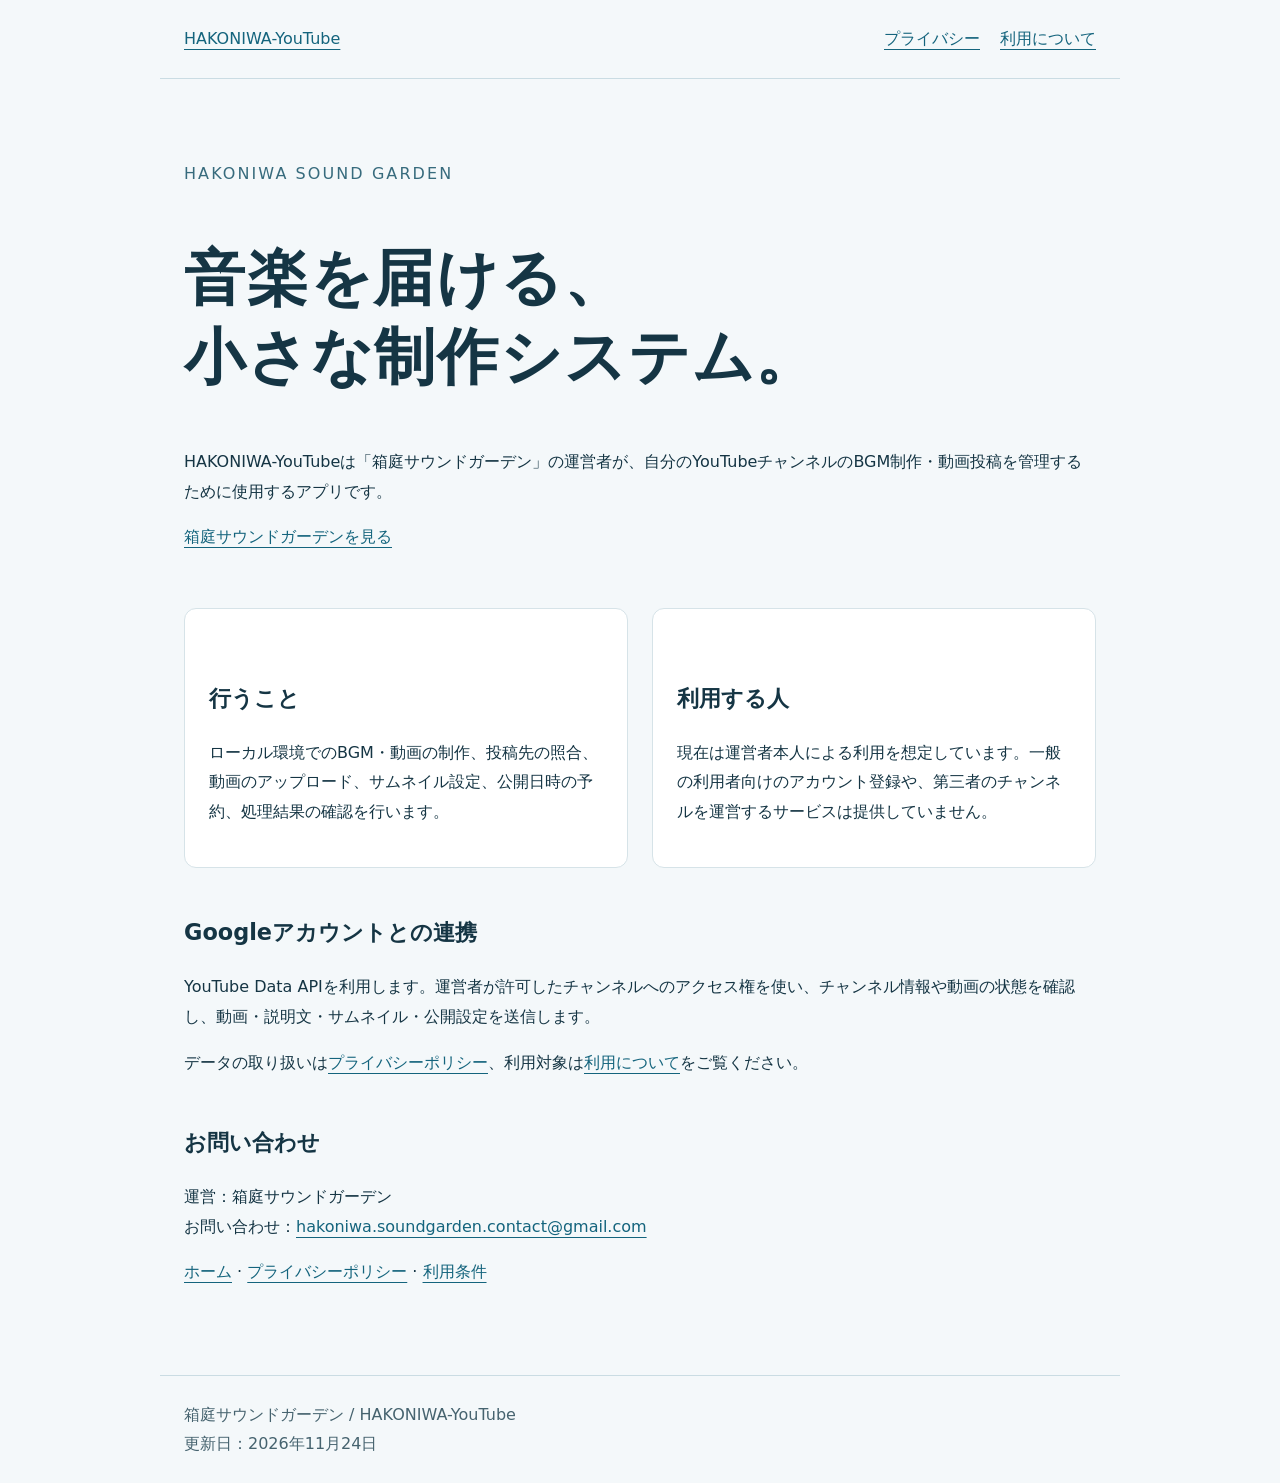
<file: index.html>
<!doctype html><html lang="ja"><head><meta charset="utf-8"><meta name="viewport" content="width=device-width,initial-scale=1"><title>アプリのご案内 | HAKONIWA-YouTube</title><link rel="stylesheet" href="style.css"></head><body><header><a href="index.html">HAKONIWA-YouTube</a><nav aria-label="案内"><a href="privacy.html">プライバシー</a><a href="terms.html">利用について</a></nav></header><main><section class="hero"><p class="eyebrow">HAKONIWA SOUND GARDEN</p><h1>音楽を届ける、<br>小さな制作システム。</h1><p>HAKONIWA-YouTubeは「箱庭サウンドガーデン」の運営者が、自分のYouTubeチャンネルのBGM制作・動画投稿を管理するために使用するアプリです。</p><p><a href="https://www.youtube.com/channel/UCVjjhy8LWwMaH80nVghnZkA">箱庭サウンドガーデンを見る</a></p></section><div class="grid"><section class="panel"><h2>行うこと</h2><p>ローカル環境でのBGM・動画の制作、投稿先の照合、動画のアップロード、サムネイル設定、公開日時の予約、処理結果の確認を行います。</p></section><section class="panel"><h2>利用する人</h2><p>現在は運営者本人による利用を想定しています。一般の利用者向けのアカウント登録や、第三者のチャンネルを運営するサービスは提供していません。</p></section></div><h2>Googleアカウントとの連携</h2><p>YouTube Data APIを利用します。運営者が許可したチャンネルへのアクセス権を使い、チャンネル情報や動画の状態を確認し、動画・説明文・サムネイル・公開設定を送信します。</p><p>データの取り扱いは<a href="privacy.html">プライバシーポリシー</a>、利用対象は<a href="terms.html">利用について</a>をご覧ください。</p><h2>お問い合わせ</h2><p>運営：箱庭サウンドガーデン<br>お問い合わせ：<a href="mailto:hakoniwa.soundgarden.contact@gmail.com">hakoniwa.soundgarden.contact@gmail.com</a></p><p><a href="index.html">ホーム</a> · <a href="privacy.html">プライバシーポリシー</a> · <a href="terms.html">利用条件</a></p></main><footer>箱庭サウンドガーデン / HAKONIWA-YouTube<br>更新日：2026年11月24日</footer></body></html>
</file>
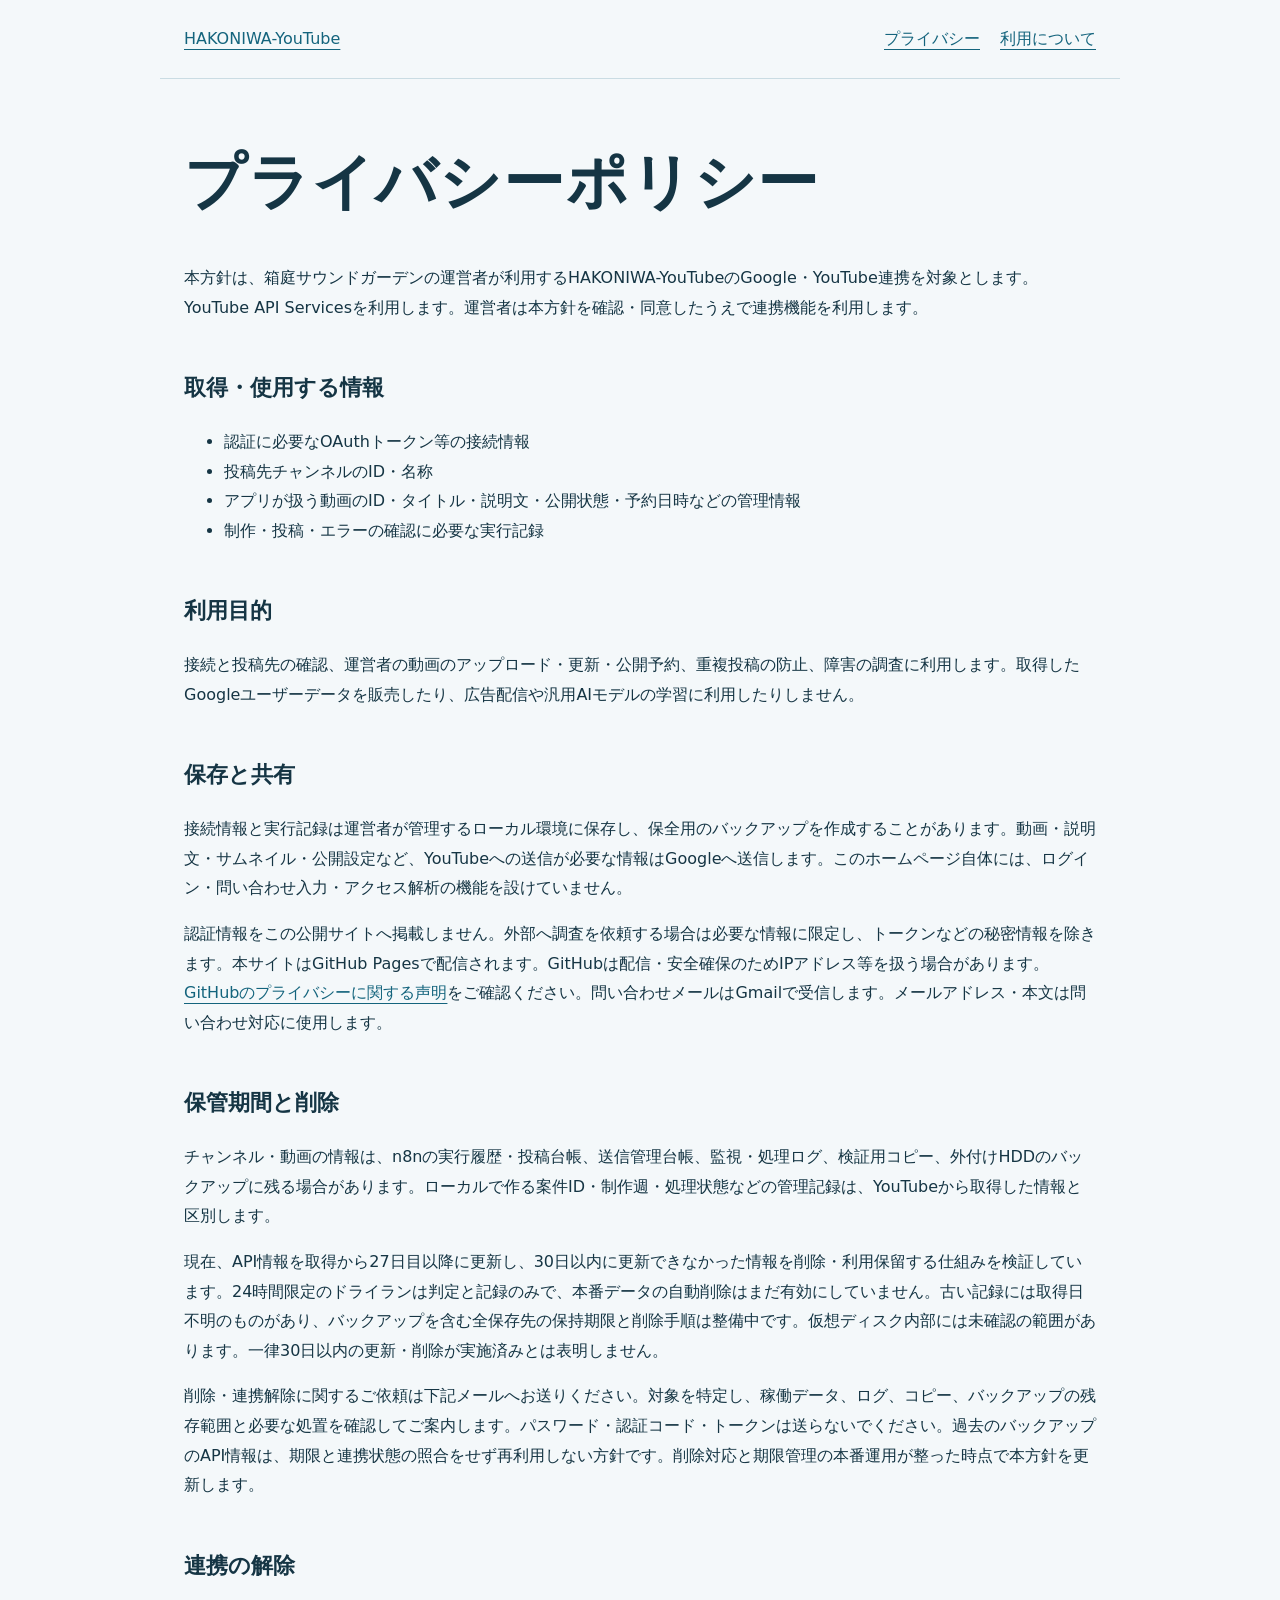
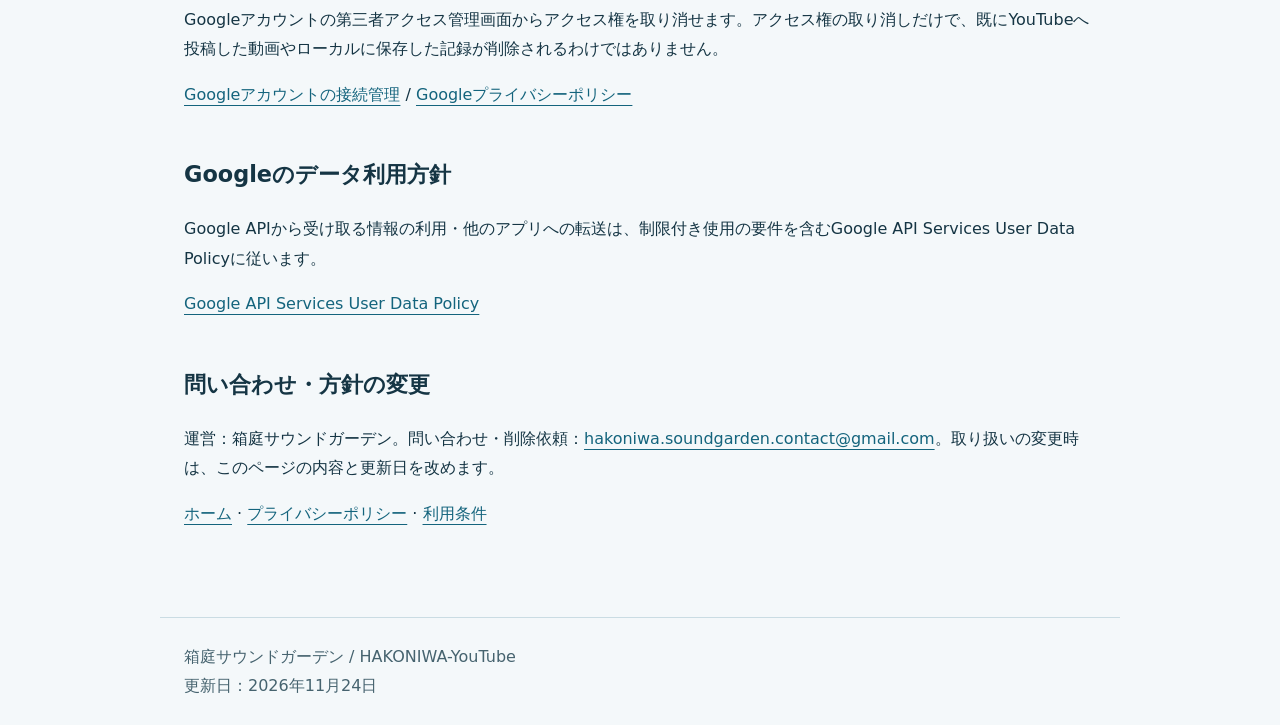
<file: privacy.html>
<!doctype html><html lang="ja"><head><meta charset="utf-8"><meta name="viewport" content="width=device-width,initial-scale=1"><title>プライバシーポリシー | HAKONIWA-YouTube</title><link rel="stylesheet" href="style.css"></head><body><header><a href="index.html">HAKONIWA-YouTube</a><nav aria-label="案内"><a href="privacy.html">プライバシー</a><a href="terms.html">利用について</a></nav></header><main><h1>プライバシーポリシー</h1><p>本方針は、箱庭サウンドガーデンの運営者が利用するHAKONIWA-YouTubeのGoogle・YouTube連携を対象とします。YouTube API Servicesを利用します。運営者は本方針を確認・同意したうえで連携機能を利用します。</p><h2>取得・使用する情報</h2><ul><li>認証に必要なOAuthトークン等の接続情報</li><li>投稿先チャンネルのID・名称</li><li>アプリが扱う動画のID・タイトル・説明文・公開状態・予約日時などの管理情報</li><li>制作・投稿・エラーの確認に必要な実行記録</li></ul><h2>利用目的</h2><p>接続と投稿先の確認、運営者の動画のアップロード・更新・公開予約、重複投稿の防止、障害の調査に利用します。取得したGoogleユーザーデータを販売したり、広告配信や汎用AIモデルの学習に利用したりしません。</p><h2>保存と共有</h2><p>接続情報と実行記録は運営者が管理するローカル環境に保存し、保全用のバックアップを作成することがあります。動画・説明文・サムネイル・公開設定など、YouTubeへの送信が必要な情報はGoogleへ送信します。このホームページ自体には、ログイン・問い合わせ入力・アクセス解析の機能を設けていません。</p><p>認証情報をこの公開サイトへ掲載しません。外部へ調査を依頼する場合は必要な情報に限定し、トークンなどの秘密情報を除きます。本サイトはGitHub Pagesで配信されます。GitHubは配信・安全確保のためIPアドレス等を扱う場合があります。<a href="https://docs.github.com/en/site-policy/privacy-policies/github-general-privacy-statement">GitHubのプライバシーに関する声明</a>をご確認ください。問い合わせメールはGmailで受信します。メールアドレス・本文は問い合わせ対応に使用します。</p><h2>保管期間と削除</h2><p>チャンネル・動画の情報は、n8nの実行履歴・投稿台帳、送信管理台帳、監視・処理ログ、検証用コピー、外付けHDDのバックアップに残る場合があります。ローカルで作る案件ID・制作週・処理状態などの管理記録は、YouTubeから取得した情報と区別します。</p><p>現在、API情報を取得から27日目以降に更新し、30日以内に更新できなかった情報を削除・利用保留する仕組みを検証しています。24時間限定のドライランは判定と記録のみで、本番データの自動削除はまだ有効にしていません。古い記録には取得日不明のものがあり、バックアップを含む全保存先の保持期限と削除手順は整備中です。仮想ディスク内部には未確認の範囲があります。一律30日以内の更新・削除が実施済みとは表明しません。</p><p>削除・連携解除に関するご依頼は下記メールへお送りください。対象を特定し、稼働データ、ログ、コピー、バックアップの残存範囲と必要な処置を確認してご案内します。パスワード・認証コード・トークンは送らないでください。過去のバックアップのAPI情報は、期限と連携状態の照合をせず再利用しない方針です。削除対応と期限管理の本番運用が整った時点で本方針を更新します。</p><h2>連携の解除</h2><p>Googleアカウントの第三者アクセス管理画面からアクセス権を取り消せます。アクセス権の取り消しだけで、既にYouTubeへ投稿した動画やローカルに保存した記録が削除されるわけではありません。</p><p><a href="https://myaccount.google.com/connections">Googleアカウントの接続管理</a> / <a href="https://policies.google.com/privacy">Googleプライバシーポリシー</a></p><h2>Googleのデータ利用方針</h2><p>Google APIから受け取る情報の利用・他のアプリへの転送は、制限付き使用の要件を含むGoogle API Services User Data Policyに従います。</p><p><a href="https://developers.google.com/terms/api-services-user-data-policy">Google API Services User Data Policy</a></p><h2>問い合わせ・方針の変更</h2><p>運営：箱庭サウンドガーデン。問い合わせ・削除依頼：<a href="mailto:hakoniwa.soundgarden.contact@gmail.com">hakoniwa.soundgarden.contact@gmail.com</a>。取り扱いの変更時は、このページの内容と更新日を改めます。</p><p><a href="index.html">ホーム</a> · <a href="privacy.html">プライバシーポリシー</a> · <a href="terms.html">利用条件</a></p></main><footer>箱庭サウンドガーデン / HAKONIWA-YouTube<br>更新日：2026年11月24日</footer></body></html>
</file>
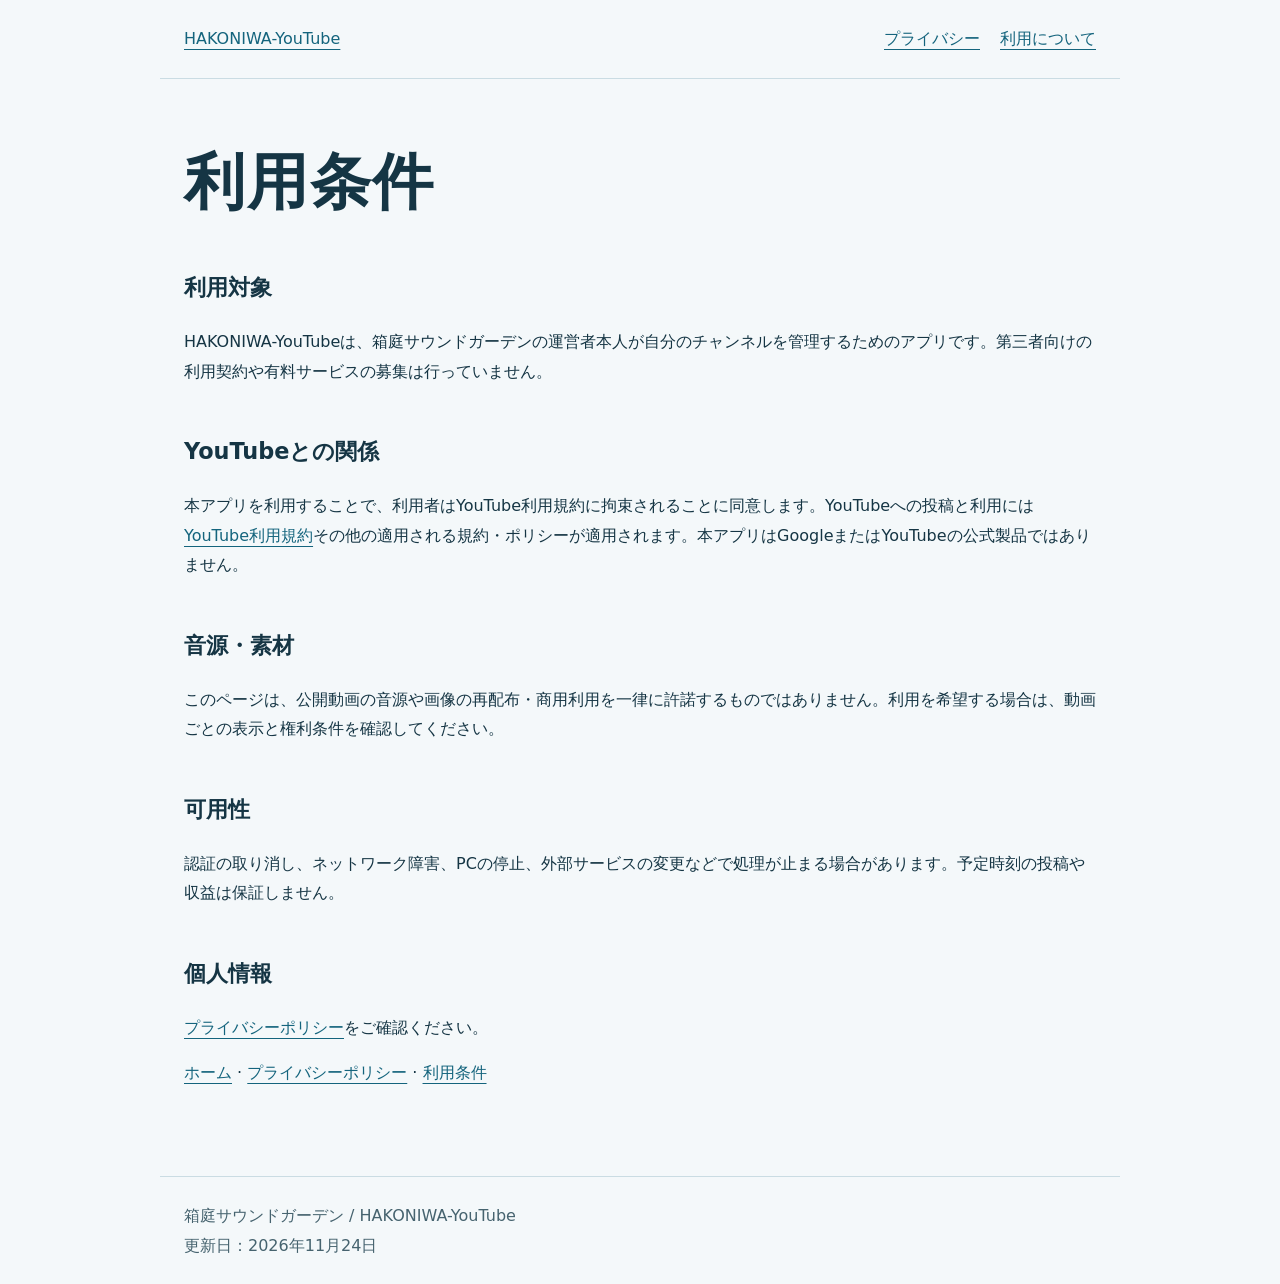
<file: terms.html>
<!doctype html><html lang="ja"><head><meta charset="utf-8"><meta name="viewport" content="width=device-width,initial-scale=1"><title>利用条件 | HAKONIWA-YouTube</title><link rel="stylesheet" href="style.css"></head><body><header><a href="index.html">HAKONIWA-YouTube</a><nav aria-label="案内"><a href="privacy.html">プライバシー</a><a href="terms.html">利用について</a></nav></header><main><h1>利用条件</h1><h2>利用対象</h2><p>HAKONIWA-YouTubeは、箱庭サウンドガーデンの運営者本人が自分のチャンネルを管理するためのアプリです。第三者向けの利用契約や有料サービスの募集は行っていません。</p><h2>YouTubeとの関係</h2><p>本アプリを利用することで、利用者はYouTube利用規約に拘束されることに同意します。YouTubeへの投稿と利用には<a href="https://www.youtube.com/t/terms">YouTube利用規約</a>その他の適用される規約・ポリシーが適用されます。本アプリはGoogleまたはYouTubeの公式製品ではありません。</p><h2>音源・素材</h2><p>このページは、公開動画の音源や画像の再配布・商用利用を一律に許諾するものではありません。利用を希望する場合は、動画ごとの表示と権利条件を確認してください。</p><h2>可用性</h2><p>認証の取り消し、ネットワーク障害、PCの停止、外部サービスの変更などで処理が止まる場合があります。予定時刻の投稿や収益は保証しません。</p><h2>個人情報</h2><p><a href="privacy.html">プライバシーポリシー</a>をご確認ください。</p><p><a href="index.html">ホーム</a> · <a href="privacy.html">プライバシーポリシー</a> · <a href="terms.html">利用条件</a></p></main><footer>箱庭サウンドガーデン / HAKONIWA-YouTube<br>更新日：2026年11月24日</footer></body></html>
</file>
<file: style.css>
*{box-sizing:border-box}body{margin:0;background:#f4f8fa;color:#153544;font-family:system-ui,"Yu Gothic",sans-serif;line-height:1.85}header,main,footer{max-width:960px;margin:auto;padding:24px}header{display:flex;justify-content:space-between;gap:16px;flex-wrap:wrap;border-bottom:1px solid #cadce3}a{color:#14647d;text-underline-offset:5px}nav{display:flex;gap:20px}h1{font-size:clamp(2rem,5vw,3.8rem);line-height:1.3;letter-spacing:.03em}h2{margin-top:2em;font-size:1.4rem}p,li{font-size:1rem}.eyebrow{color:#376b7d;letter-spacing:.13em}.hero{padding:40px 0}.notice{background:#fff2ce;border-left:4px solid #ad7d1c;padding:16px;border-radius:4px}.grid{display:grid;grid-template-columns:1fr 1fr;gap:24px}.panel{background:white;padding:24px;border:1px solid #d6e3e8;border-radius:12px}footer{border-top:1px solid #cadce3;color:#46636f;margin-top:48px}@media(max-width:600px){.grid{grid-template-columns:1fr}header,main,footer{padding:20px}.hero{padding:20px 0}}
body{overflow-wrap:anywhere}a:focus-visible{outline:3px solid #ae6a00;outline-offset:4px}nav{flex-wrap:wrap}main{min-height:65vh}
</file>
